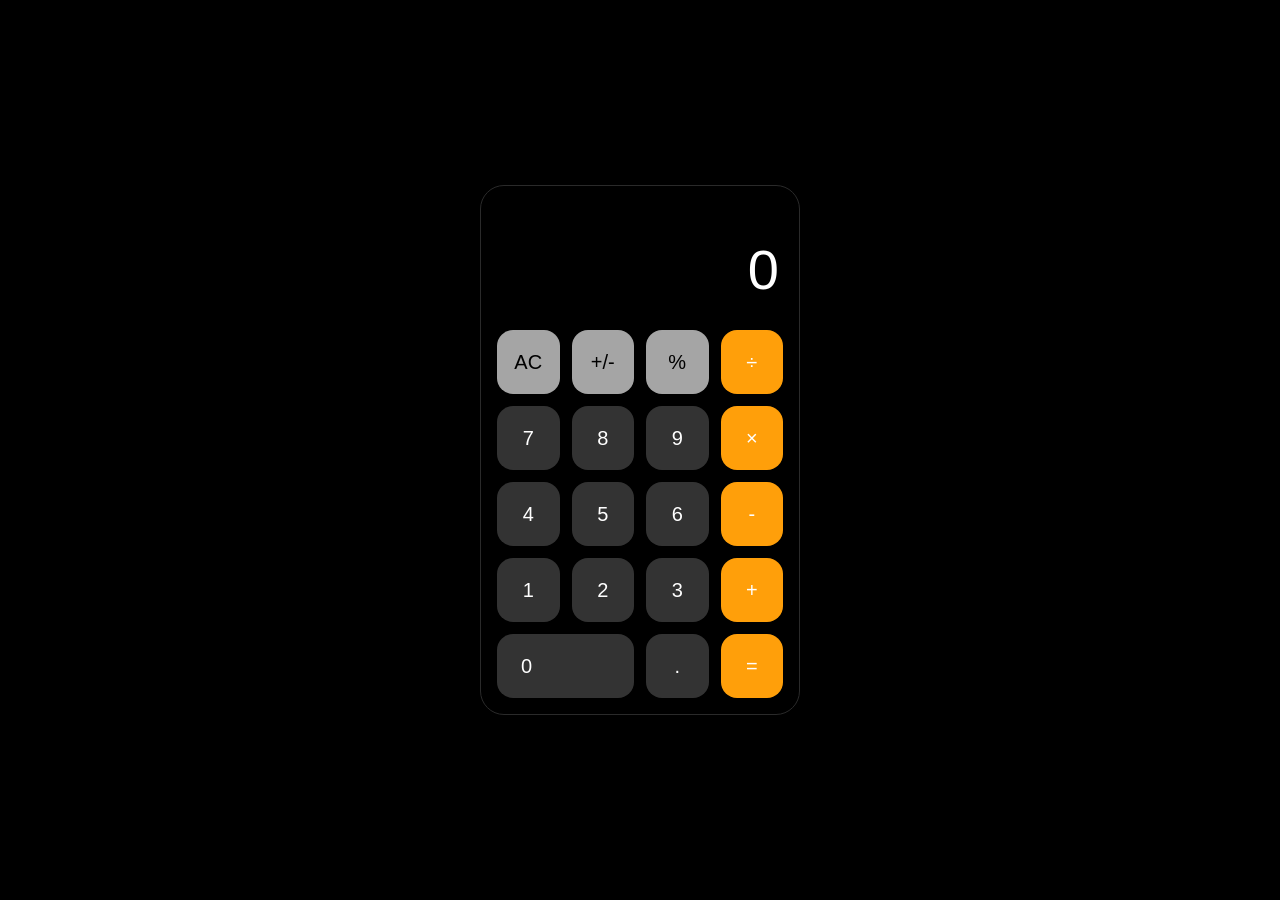
<file: CodeAlpha_Calculator/index.html>
<!DOCTYPE html>
<html lang="en">
<head>
  <meta charset="UTF-8">
  <meta name="viewport" content="width=device-width, initial-scale=1.0">
  <title>Calculator</title>
  <link rel="stylesheet" href="style.css">
</head>
<body>

<div class="calculator">
  <div class="display">
    <div class="expression" id="expression">&nbsp;</div>
    <div class="result" id="result">0</div>
  </div>

  <div class="buttons">
    <button class="btn-action" id="btn-clear" onclick="pressClear()">AC</button>
    <button class="btn-action" onclick="pressSign()">+/-</button>
    <button class="btn-action" onclick="pressPercent()">%</button>
    <button class="btn-operator" onclick="pressOperator('/')">÷</button>

    <button class="btn-digit" onclick="pressDigit('7')">7</button>
    <button class="btn-digit" onclick="pressDigit('8')">8</button>
    <button class="btn-digit" onclick="pressDigit('9')">9</button>
    <button class="btn-operator" onclick="pressOperator('*')">×</button>

    <button class="btn-digit" onclick="pressDigit('4')">4</button>
    <button class="btn-digit" onclick="pressDigit('5')">5</button>
    <button class="btn-digit" onclick="pressDigit('6')">6</button>
    <button class="btn-operator" onclick="pressOperator('-')">-</button>

    <button class="btn-digit" onclick="pressDigit('1')">1</button>
    <button class="btn-digit" onclick="pressDigit('2')">2</button>
    <button class="btn-digit" onclick="pressDigit('3')">3</button>
    <button class="btn-operator" onclick="pressOperator('+')">+</button>

    <button class="btn-digit btn-zero" onclick="pressDigit('0')">0</button>
    <button class="btn-digit" onclick="pressDecimal()">.</button>
    <button class="btn-operator" onclick="pressEqual()">=</button>
  </div>
</div>

<script src="script.js"></script>
</body>
</html>
</file>
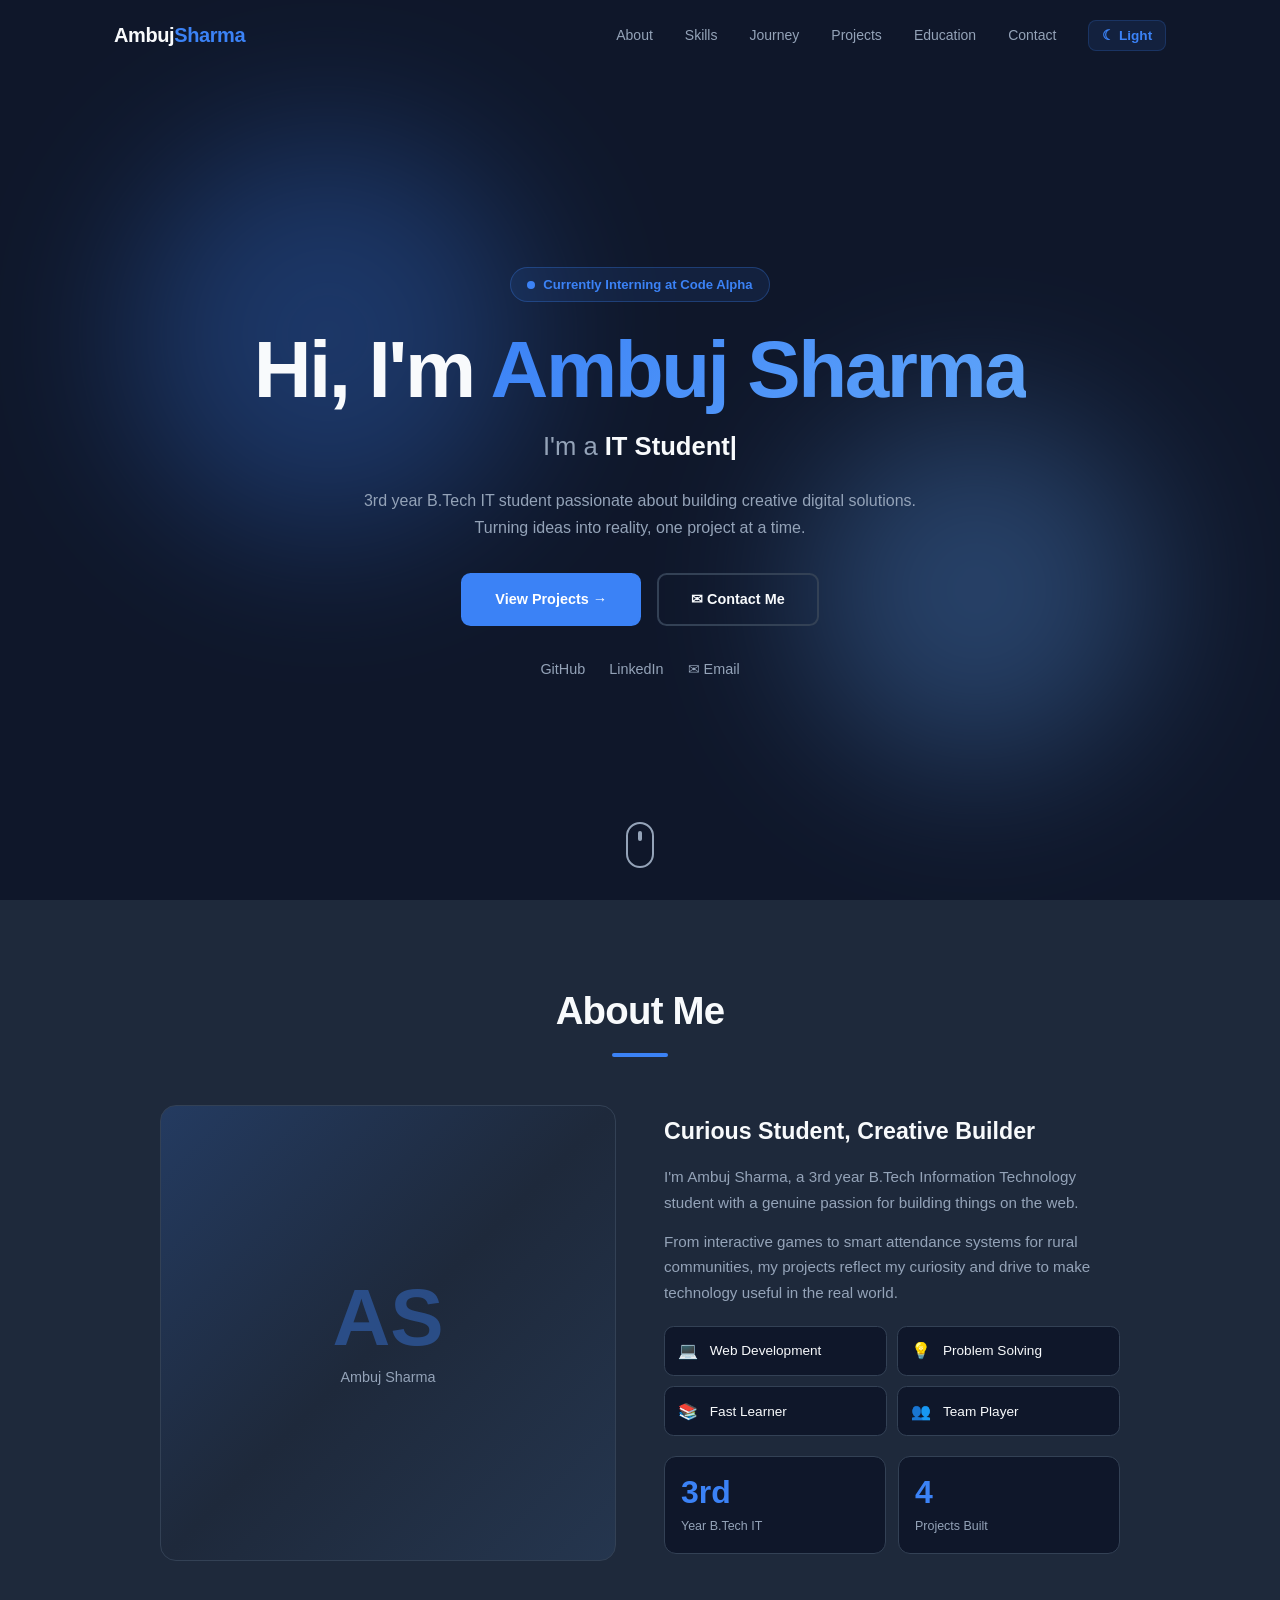
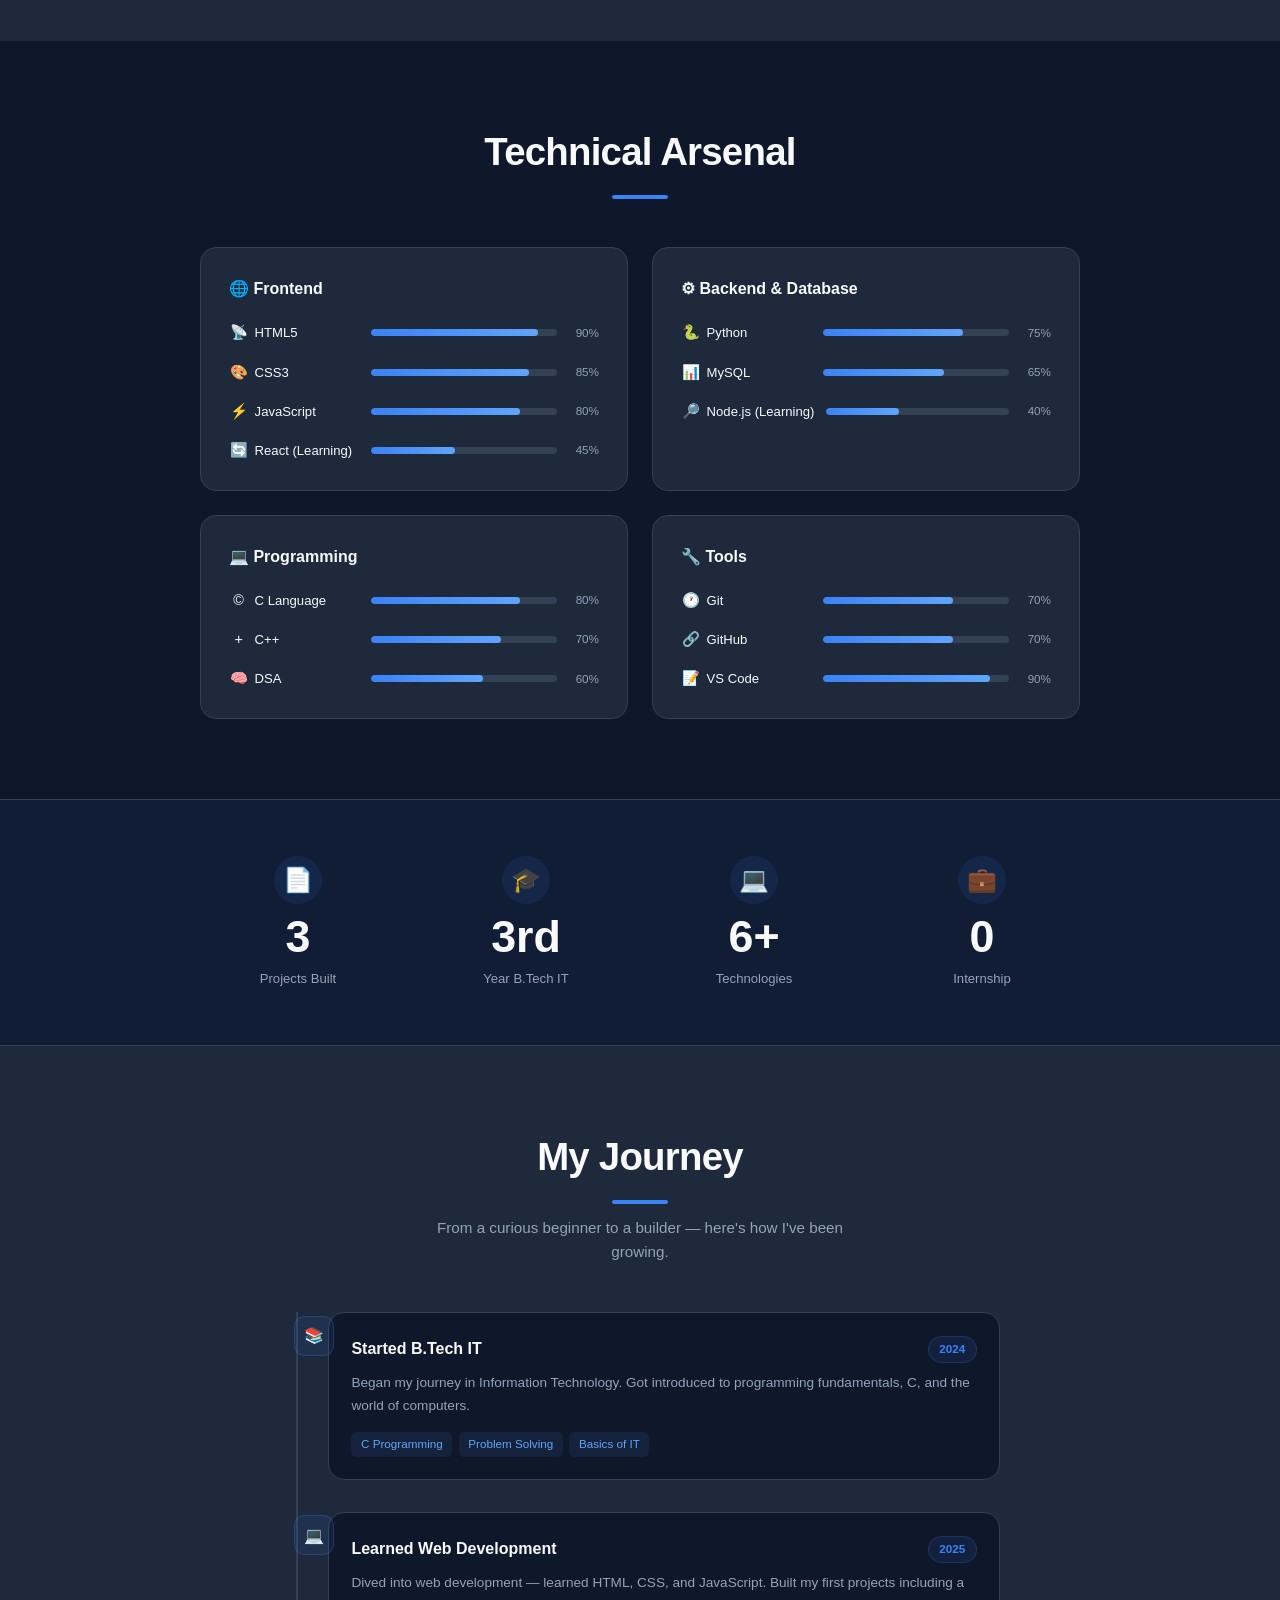
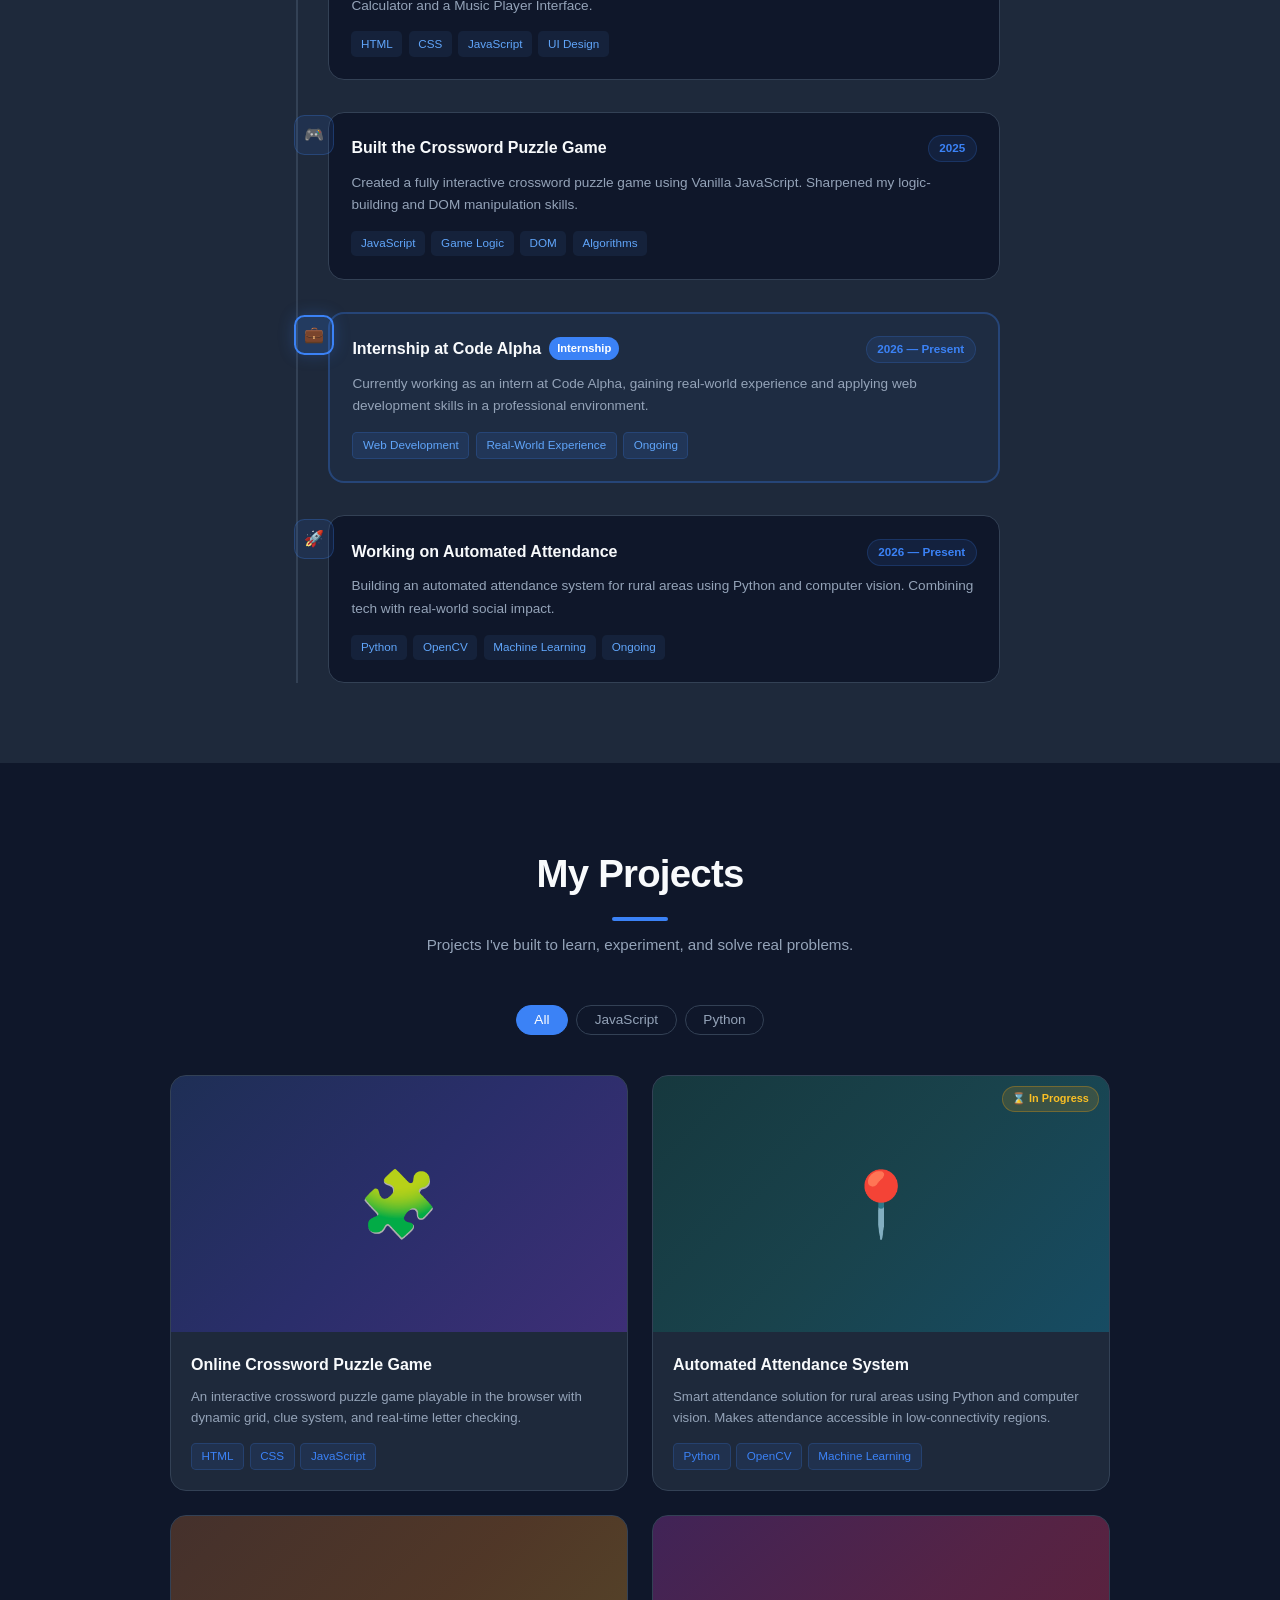
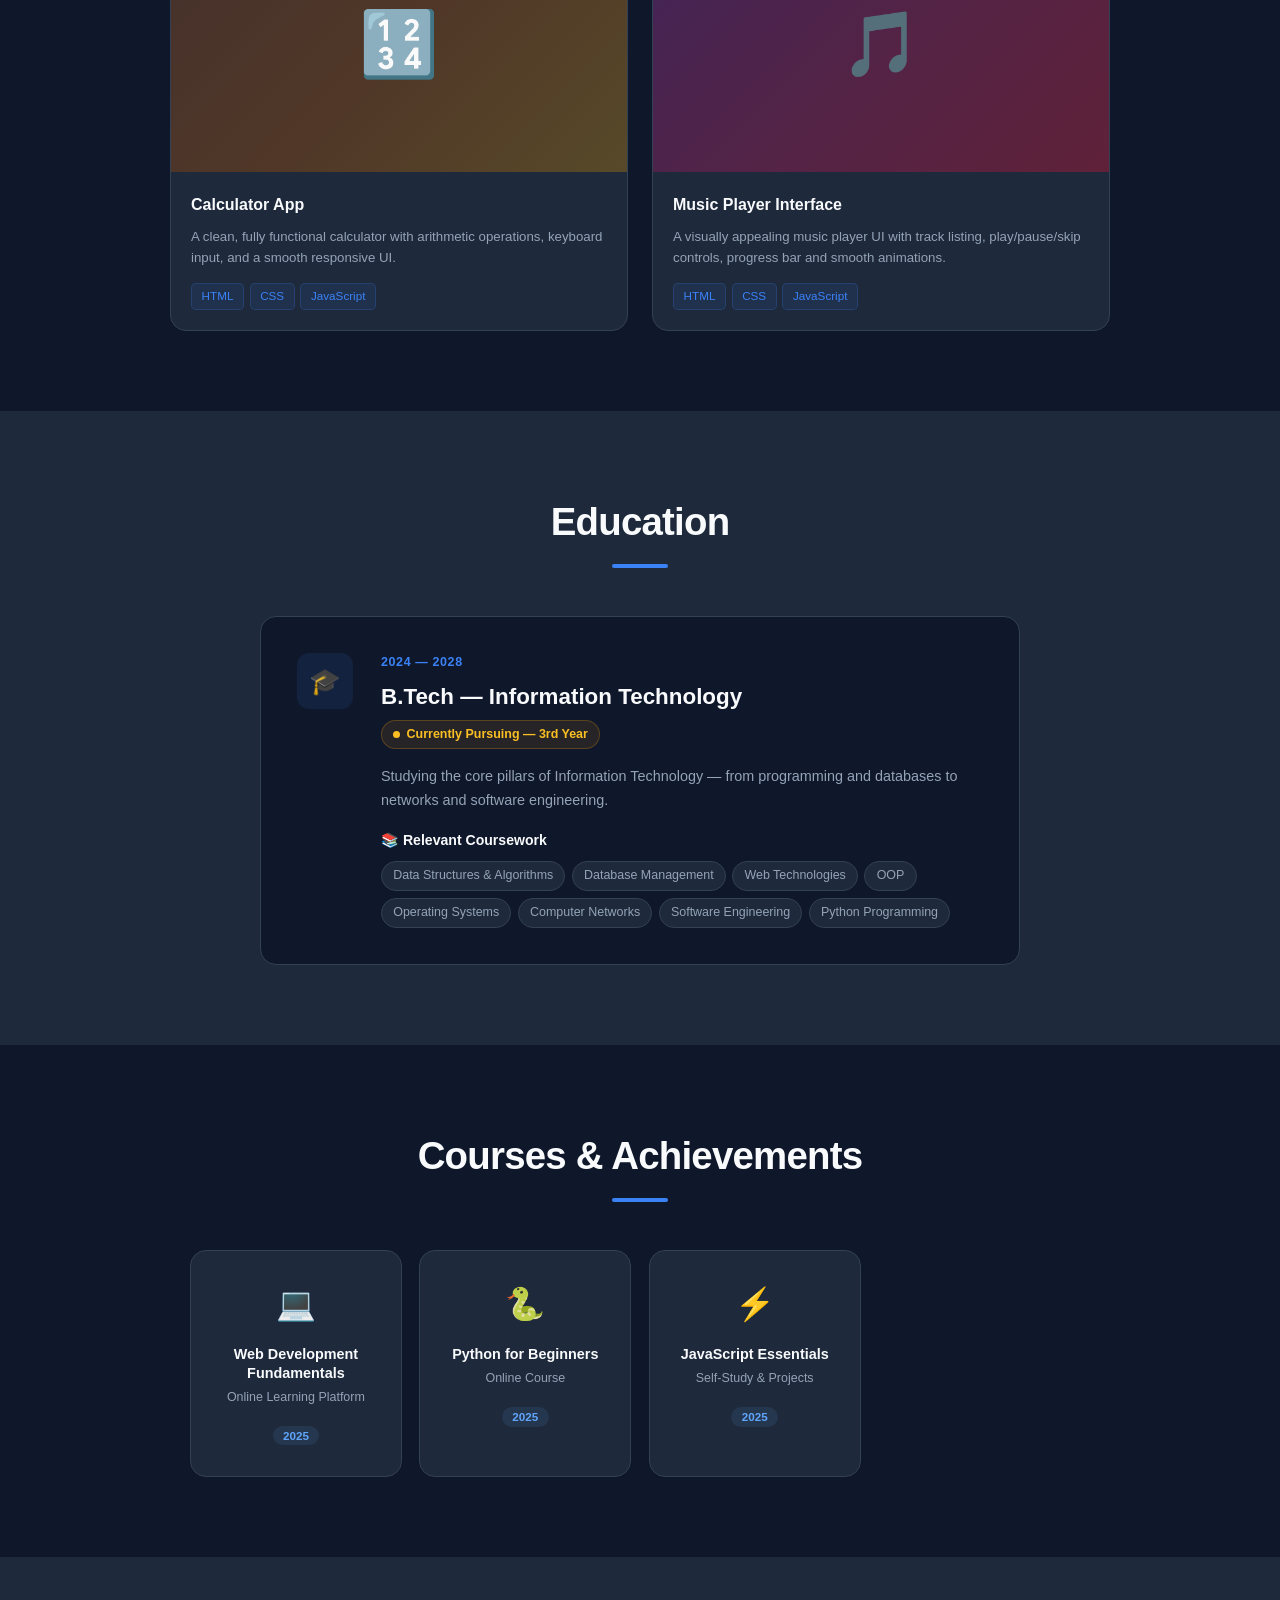
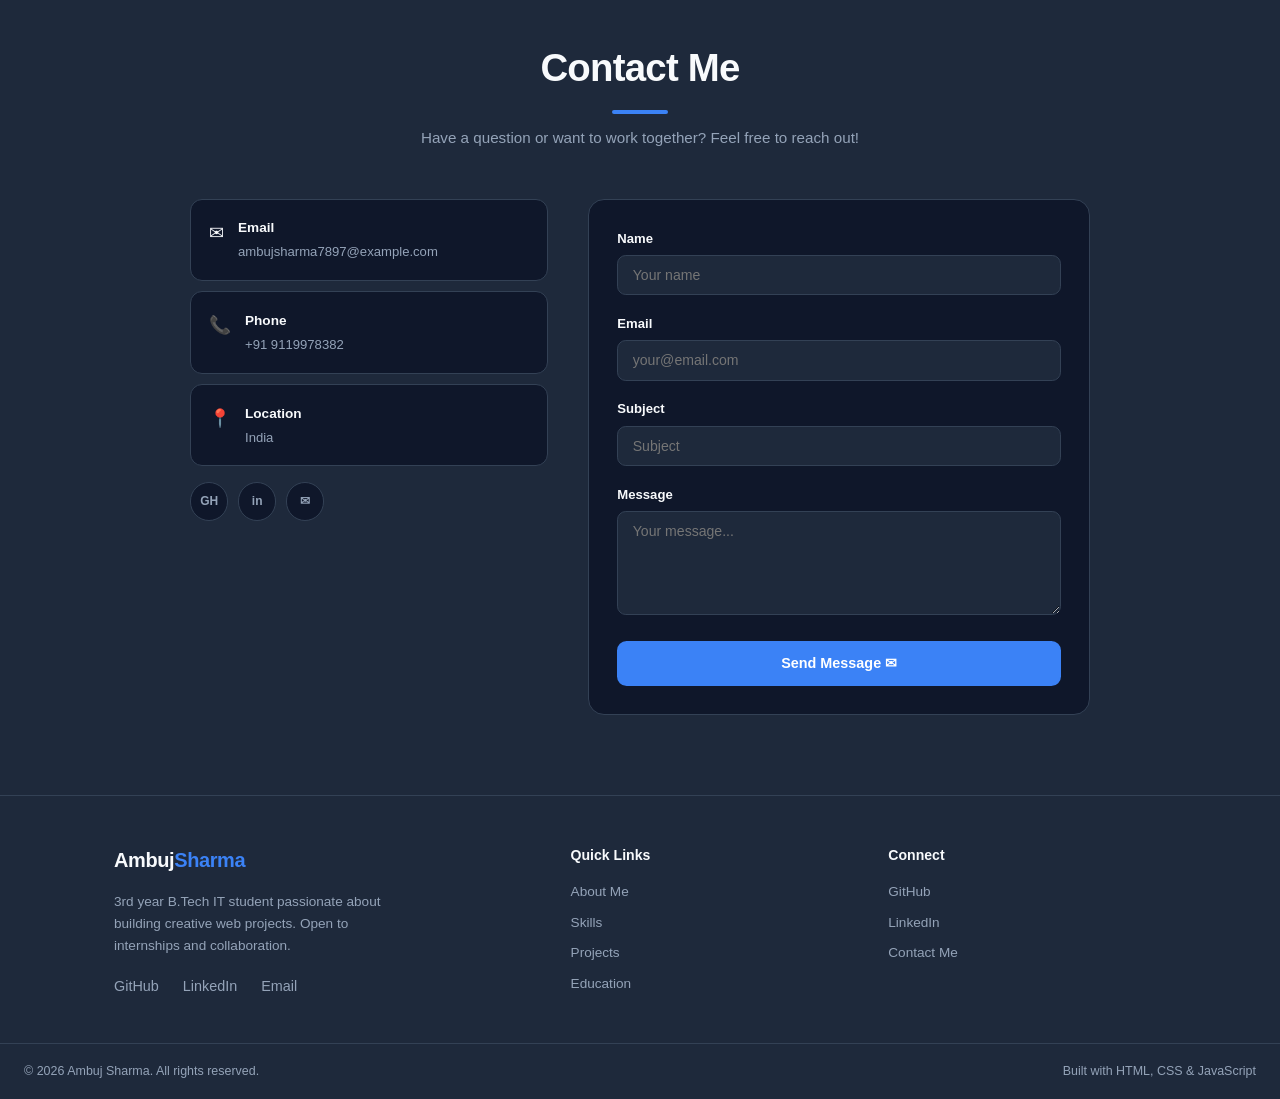
<file: CodeAlpha_own portfolio/index.html>
<!DOCTYPE html>
<html lang="en">
<head>
  <meta charset="UTF-8" />
  <meta name="viewport" content="width=device-width, initial-scale=1.0" />
  <title>Ambuj Sharma | Portfolio</title>

  <!-- ✅ Link to separate CSS file -->
  <link rel="stylesheet" href="style.css" />
</head>
<body>

  <!-- ============================================================
       NAVIGATION
  ============================================================ -->
  <header id="navbar">
    <div class="container nav-inner">
      <div class="logo" onclick="scrollToTop()">Ambuj<span>Sharma</span></div>
      <nav class="nav-links">
        <a onclick="goTo('#about')">About</a>
        <a onclick="goTo('#skills')">Skills</a>
        <a onclick="goTo('#journey')">Journey</a>
        <a onclick="goTo('#projects')">Projects</a>
        <a onclick="goTo('#education')">Education</a>
        <a onclick="goTo('#contact')">Contact</a>
        <button class="theme-btn" onclick="toggleTheme()" id="themeBtn">&#9790; Light</button>
      </nav>
      <button class="hamburger" onclick="toggleMenu()" id="hamburger">&#9776;</button>
    </div>
    <div class="mobile-menu" id="mobileMenu">
      <a onclick="goTo('#about')">About</a>
      <a onclick="goTo('#skills')">Skills</a>
      <a onclick="goTo('#journey')">Journey</a>
      <a onclick="goTo('#projects')">Projects</a>
      <a onclick="goTo('#education')">Education</a>
      <a onclick="goTo('#contact')">Contact</a>
    </div>
  </header>


  <!-- ============================================================
       HERO SECTION
  ============================================================ -->
  <section id="hero">
    <div class="blob blob1"></div>
    <div class="blob blob2"></div>

    <div class="hero-content">
      <div class="badge"><span class="ping"></span> Currently Interning at Code Alpha</div>
      <h1>Hi, I'm <span class="gradient-text">Ambuj Sharma</span></h1>

      <p class="hero-role">
        I'm a <span id="typedText"></span><span class="cursor">|</span>
      </p>

      <p class="hero-desc">
        3rd year B.Tech IT student passionate about building creative digital solutions.
        Turning ideas into reality, one project at a time.
      </p>

      <div class="hero-btns">
        <a class="btn btn-primary" onclick="goTo('#projects')">View Projects &rarr;</a>
        <a class="btn btn-outline" onclick="goTo('#contact')">&#9993; Contact Me</a>
      </div>

      <div class="socials">
        <a href="https://github.com" target="_blank">GitHub</a>
        <a href="https://linkedin.com" target="_blank">LinkedIn</a>
        <a href="mailto:ambuj@example.com">&#9993; Email</a>
      </div>
    </div>

    <!-- Scroll indicator -->
    <div class="scroll-ind">
      <div class="scroll-mouse"><div class="scroll-dot"></div></div>
    </div>
  </section>


  <!-- ============================================================
       ABOUT SECTION
  ============================================================ -->
  <section id="about" class="section bg-card">
    <div class="container">
      <div class="section-header">
        <h2>About Me</h2>
        <div class="underline"></div>
      </div>

      <div class="about-grid">
        <!-- Avatar -->
        <div class="about-img-wrap reveal">
          <div class="avatar-box">
            <div class="avatar-initials">AS</div>
            <div class="avatar-name">Ambuj Sharma</div>
          </div>
          <div class="about-glow"></div>
        </div>

        <!-- Text -->
        <div class="about-text reveal">
          <h3>Curious Student, Creative Builder</h3>
          <p>I'm Ambuj Sharma, a 3rd year B.Tech Information Technology student with a genuine passion for building things on the web.</p>
          <p>From interactive games to smart attendance systems for rural communities, my projects reflect my curiosity and drive to make technology useful in the real world.</p>

          <div class="strengths">
            <div class="strength"><span class="ico">&#128187;</span> Web Development</div>
            <div class="strength"><span class="ico">&#128161;</span> Problem Solving</div>
            <div class="strength"><span class="ico">&#128218;</span> Fast Learner</div>
            <div class="strength"><span class="ico">&#128101;</span> Team Player</div>
          </div>

          <div class="about-stats">
            <div class="astat"><span class="astat-num">3rd</span><span class="astat-lbl">Year B.Tech IT</span></div>
            <div class="astat"><span class="astat-num">4</span><span class="astat-lbl">Projects Built</span></div>
          </div>
        </div>
      </div>
    </div>
  </section>


  <!-- ============================================================
       SKILLS SECTION
  ============================================================ -->
  <section id="skills" class="section">
    <div class="container">
      <div class="section-header">
        <h2>Technical Arsenal</h2>
        <div class="underline"></div>
      </div>

      <div class="skills-wrap">

        <!-- Frontend -->
        <div class="skill-cat reveal">
          <h3>&#127760; Frontend</h3>
          <div class="skill-row"><div class="skill-lbl"><span class="skill-ico">&#128225;</span>HTML5</div><div class="skill-bar"><div class="skill-fill" data-w="90"></div></div><span class="skill-pct">90%</span></div>
          <div class="skill-row"><div class="skill-lbl"><span class="skill-ico">&#127912;</span>CSS3</div><div class="skill-bar"><div class="skill-fill" data-w="85"></div></div><span class="skill-pct">85%</span></div>
          <div class="skill-row"><div class="skill-lbl"><span class="skill-ico">&#9889;</span>JavaScript</div><div class="skill-bar"><div class="skill-fill" data-w="80"></div></div><span class="skill-pct">80%</span></div>
          <div class="skill-row"><div class="skill-lbl"><span class="skill-ico">&#128260;</span>React (Learning)</div><div class="skill-bar"><div class="skill-fill" data-w="45"></div></div><span class="skill-pct">45%</span></div>
        </div>

        <!-- Backend -->
        <div class="skill-cat reveal">
          <h3>&#9881; Backend &amp; Database</h3>
          <div class="skill-row"><div class="skill-lbl"><span class="skill-ico">&#128013;</span>Python</div><div class="skill-bar"><div class="skill-fill" data-w="75"></div></div><span class="skill-pct">75%</span></div>
          <div class="skill-row"><div class="skill-lbl"><span class="skill-ico">&#128202;</span>MySQL</div><div class="skill-bar"><div class="skill-fill" data-w="65"></div></div><span class="skill-pct">65%</span></div>
          <div class="skill-row"><div class="skill-lbl"><span class="skill-ico">&#128270;</span>Node.js (Learning)</div><div class="skill-bar"><div class="skill-fill" data-w="40"></div></div><span class="skill-pct">40%</span></div>
        </div>

        <!-- Programming -->
        <div class="skill-cat reveal">
          <h3>&#128187; Programming</h3>
          <div class="skill-row"><div class="skill-lbl"><span class="skill-ico">&#169;</span>C Language</div><div class="skill-bar"><div class="skill-fill" data-w="80"></div></div><span class="skill-pct">80%</span></div>
          <div class="skill-row"><div class="skill-lbl"><span class="skill-ico">&#43;</span>C++</div><div class="skill-bar"><div class="skill-fill" data-w="70"></div></div><span class="skill-pct">70%</span></div>
          <div class="skill-row"><div class="skill-lbl"><span class="skill-ico">&#129504;</span>DSA</div><div class="skill-bar"><div class="skill-fill" data-w="60"></div></div><span class="skill-pct">60%</span></div>
        </div>

        <!-- Tools -->
        <div class="skill-cat reveal">
          <h3>&#128295; Tools</h3>
          <div class="skill-row"><div class="skill-lbl"><span class="skill-ico">&#128336;</span>Git</div><div class="skill-bar"><div class="skill-fill" data-w="70"></div></div><span class="skill-pct">70%</span></div>
          <div class="skill-row"><div class="skill-lbl"><span class="skill-ico">&#128279;</span>GitHub</div><div class="skill-bar"><div class="skill-fill" data-w="70"></div></div><span class="skill-pct">70%</span></div>
          <div class="skill-row"><div class="skill-lbl"><span class="skill-ico">&#128221;</span>VS Code</div><div class="skill-bar"><div class="skill-fill" data-w="90"></div></div><span class="skill-pct">90%</span></div>
        </div>

      </div>
    </div>
  </section>


  <!-- ============================================================
       STATS BAND
  ============================================================ -->
  <div class="stats-band">
    <div class="container">
      <div class="stats-grid">
        <div class="stat-card reveal">
          <div class="stat-ico">&#128196;</div>
          <div class="stat-num counter" data-target="4">0</div>
          <div class="stat-label">Projects Built</div>
        </div>
        <div class="stat-card reveal">
          <div class="stat-ico">&#127891;</div>
          <div class="stat-num">3rd</div>
          <div class="stat-label">Year B.Tech IT</div>
        </div>
        <div class="stat-card reveal">
          <div class="stat-ico">&#128187;</div>
          <div class="stat-num"><span class="counter" data-target="8">0</span>+</div>
          <div class="stat-label">Technologies</div>
        </div>
        <div class="stat-card reveal">
          <div class="stat-ico">&#128188;</div>
          <div class="stat-num counter" data-target="1">0</div>
          <div class="stat-label">Internship</div>
        </div>
      </div>
    </div>
  </div>


  <!-- ============================================================
       JOURNEY / TIMELINE SECTION
  ============================================================ -->
  <section id="journey" class="section bg-card">
    <div class="container">
      <div class="section-header">
        <h2>My Journey</h2>
        <div class="underline"></div>
        <p class="section-sub">From a curious beginner to a builder — here's how I've been growing.</p>
      </div>

      <div class="timeline">

        <div class="tl-item reveal">
          <div class="tl-icon">&#128218;</div>
          <div class="tl-card">
            <div class="tl-head">
              <div class="tl-title-row"><h3>Started B.Tech IT</h3></div>
              <span class="tl-date">2024</span>
            </div>
            <p>Began my journey in Information Technology. Got introduced to programming fundamentals, C, and the world of computers.</p>
            <div class="tags"><span>C Programming</span><span>Problem Solving</span><span>Basics of IT</span></div>
          </div>
        </div>

        <div class="tl-item reveal">
          <div class="tl-icon">&#128187;</div>
          <div class="tl-card">
            <div class="tl-head">
              <div class="tl-title-row"><h3>Learned Web Development</h3></div>
              <span class="tl-date">2025</span>
            </div>
            <p>Dived into web development — learned HTML, CSS, and JavaScript. Built my first projects including a Calculator and a Music Player Interface.</p>
            <div class="tags"><span>HTML</span><span>CSS</span><span>JavaScript</span><span>UI Design</span></div>
          </div>
        </div>

        <div class="tl-item reveal">
          <div class="tl-icon">&#127918;</div>
          <div class="tl-card">
            <div class="tl-head">
              <div class="tl-title-row"><h3>Built the Crossword Puzzle Game</h3></div>
              <span class="tl-date">2025</span>
            </div>
            <p>Created a fully interactive crossword puzzle game using Vanilla JavaScript. Sharpened my logic-building and DOM manipulation skills.</p>
            <div class="tags"><span>JavaScript</span><span>Game Logic</span><span>DOM</span><span>Algorithms</span></div>
          </div>
        </div>

        <!-- INTERNSHIP — highlighted card -->
        <div class="tl-item reveal">
          <div class="tl-icon intern">&#128188;</div>
          <div class="tl-card intern-card">
            <div class="tl-head">
              <div class="tl-title-row">
                <h3>Internship at Code Alpha</h3>
                <span class="intern-badge">Internship</span>
              </div>
              <span class="tl-date">2026 &mdash; Present</span>
            </div>
            <p>Currently working as an intern at Code Alpha, gaining real-world experience and applying web development skills in a professional environment.</p>
            <div class="tags t-primary"><span>Web Development</span><span>Real-World Experience</span><span>Ongoing</span></div>
          </div>
        </div>

        <div class="tl-item reveal">
          <div class="tl-icon">&#128640;</div>
          <div class="tl-card">
            <div class="tl-head">
              <div class="tl-title-row"><h3>Working on Automated Attendance</h3></div>
              <span class="tl-date">2026 &mdash; Present</span>
            </div>
            <p>Building an automated attendance system for rural areas using Python and computer vision. Combining tech with real-world social impact.</p>
            <div class="tags"><span>Python</span><span>OpenCV</span><span>Machine Learning</span><span>Ongoing</span></div>
          </div>
        </div>

      </div>
    </div>
  </section>


  <!-- ============================================================
       PROJECTS SECTION
  ============================================================ -->
  <section id="projects" class="section">
    <div class="container">
      <div class="section-header">
        <h2>My Projects</h2>
        <div class="underline"></div>
        <p class="section-sub">Projects I've built to learn, experiment, and solve real problems.</p>
      </div>

      <!-- Filter Buttons -->
      <div class="filter-row">
        <button class="fbtn active" onclick="filterProj('all', this)">All</button>
        <button class="fbtn" onclick="filterProj('js', this)">JavaScript</button>
        <button class="fbtn" onclick="filterProj('py', this)">Python</button>
      </div>

      <div class="projects-grid">

        <!-- Project 1 -->
        <div class="proj-card reveal" data-cat="js">
          <div class="proj-img" style="background: linear-gradient(135deg,#1e3a8a55,#4338ca55,#7c3aed55)">
            <span class="proj-emoji">&#129513;</span>
            <div class="proj-overlay">
              <a href="#" class="ov-btn">GH</a>
              <a href="#" class="ov-btn p">&#8599;</a>
            </div>
          </div>
          <div class="proj-body">
            <h3>Online Crossword Puzzle Game</h3>
            <p>An interactive crossword puzzle game playable in the browser with dynamic grid, clue system, and real-time letter checking.</p>
            <div class="tech-tags"><span>HTML</span><span>CSS</span><span>JavaScript</span></div>
          </div>
        </div>

        <!-- Project 2 -->
        <div class="proj-card reveal" data-cat="py">
          <div class="proj-img" style="background: linear-gradient(135deg,#06564455,#0f766e55,#0891b255)">
            <span class="proj-emoji">&#128205;</span>
            <div class="wip-badge">&#8987; In Progress</div>
            <div class="proj-overlay">
              <a href="#" class="ov-btn">GH</a>
            </div>
          </div>
          <div class="proj-body">
            <h3>Automated Attendance System</h3>
            <p>Smart attendance solution for rural areas using Python and computer vision. Makes attendance accessible in low-connectivity regions.</p>
            <div class="tech-tags"><span>Python</span><span>OpenCV</span><span>Machine Learning</span></div>
          </div>
        </div>

        <!-- Project 3 -->
        <div class="proj-card reveal" data-cat="js">
          <div class="proj-img" style="background: linear-gradient(135deg,#92400e55,#b4530055,#ca8a0455)">
            <span class="proj-emoji">&#128290;</span>
            <div class="proj-overlay">
              <a href="#" class="ov-btn">GH</a>
              <a href="#" class="ov-btn p">&#8599;</a>
            </div>
          </div>
          <div class="proj-body">
            <h3>Calculator App</h3>
            <p>A clean, fully functional calculator with arithmetic operations, keyboard input, and a smooth responsive UI.</p>
            <div class="tech-tags"><span>HTML</span><span>CSS</span><span>JavaScript</span></div>
          </div>
        </div>

        <!-- Project 4 -->
        <div class="proj-card reveal" data-cat="js">
          <div class="proj-img" style="background: linear-gradient(135deg,#86198f55,#be185d55,#e1123455)">
            <span class="proj-emoji">&#127925;</span>
            <div class="proj-overlay">
              <a href="#" class="ov-btn">GH</a>
              <a href="#" class="ov-btn p">&#8599;</a>
            </div>
          </div>
          <div class="proj-body">
            <h3>Music Player Interface</h3>
            <p>A visually appealing music player UI with track listing, play/pause/skip controls, progress bar and smooth animations.</p>
            <div class="tech-tags"><span>HTML</span><span>CSS</span><span>JavaScript</span></div>
          </div>
        </div>

      </div>
    </div>
  </section>


  <!-- ============================================================
       EDUCATION SECTION
  ============================================================ -->
  <section id="education" class="section bg-card">
    <div class="container">
      <div class="section-header">
        <h2>Education</h2>
        <div class="underline"></div>
      </div>

      <div class="edu-card reveal">
        <div class="edu-ico">&#127891;</div>
        <div class="edu-body">
          <div class="edu-period">2024 &mdash; 2028 </div>
          <div class="edu-title">B.Tech &mdash; Information Technology</div>
          <div class="edu-status"><span class="pur-dot"></span> Currently Pursuing &mdash; 3rd Year</div>
          <p>Studying the core pillars of Information Technology — from programming and databases to networks and software engineering.</p>
          <h4>&#128218; Relevant Coursework</h4>
          <div class="course-tags">
            <span>Data Structures &amp; Algorithms</span>
            <span>Database Management</span>
            <span>Web Technologies</span>
            <span>OOP</span>
            <span>Operating Systems</span>
            <span>Computer Networks</span>
            <span>Software Engineering</span>
            <span>Python Programming</span>
          </div>
        </div>
      </div>
    </div>
  </section>


  <!-- ============================================================
       CERTIFICATIONS SECTION
  ============================================================ -->
  <section class="section">
    <div class="container">
      <div class="section-header">
        <h2>Courses &amp; Achievements</h2>
        <div class="underline"></div>
      </div>

      <div class="certs-grid">
        <div class="cert-card reveal"><span class="cert-ico">&#128187;</span><h3>Web Development Fundamentals</h3><p>Online Learning Platform</p><span class="cert-year">2025</span></div>
        <div class="cert-card reveal"><span class="cert-ico">&#128013;</span><h3>Python for Beginners</h3><p>Online Course</p><span class="cert-year">2025</span></div>
        <div class="cert-card reveal"><span class="cert-ico">&#9889;</span><h3>JavaScript Essentials</h3><p>Self-Study &amp; Projects</p><span class="cert-year">2025</span></div>
    </div>
  </section>


  <!-- ============================================================
       CONTACT SECTION
  ============================================================ -->
  <section id="contact" class="section bg-card">
    <div class="container">
      <div class="section-header">
        <h2>Contact Me</h2>
        <div class="underline"></div>
        <p class="section-sub">Have a question or want to work together? Feel free to reach out!</p>
      </div>

      <div class="contact-wrap">
        <!-- Contact Info -->
        <div class="reveal">
          <div class="contact-item"><span class="ico">&#9993;</span><div><strong>Email</strong><p>ambujsharma7897@example.com</p></div></div>
          <div class="contact-item"><span class="ico">&#128222;</span><div><strong>Phone</strong><p>+91 9119978382</p></div></div>
          <div class="contact-item"><span class="ico">&#128205;</span><div><strong>Location</strong><p>India</p></div></div>
          <div class="c-socials">
            <a href="https://github.com" target="_blank">GH</a>
            <a href="https://linkedin.com" target="_blank">in</a>
            <a href="mailto:ambuj@example.com">&#9993;</a>
          </div>
        </div>

        <!-- Contact Form -->
        <form class="contact-form reveal" onsubmit="sendForm(event)">
          <div class="form-grp"><label>Name</label><input type="text" placeholder="Your name" required /></div>
          <div class="form-grp"><label>Email</label><input type="email" placeholder="your@email.com" required /></div>
          <div class="form-grp"><label>Subject</label><input type="text" placeholder="Subject" required /></div>
          <div class="form-grp"><label>Message</label><textarea rows="5" placeholder="Your message..." required></textarea></div>
          <button type="submit" class="btn btn-primary btn-full">Send Message &#9993;</button>
          <div class="form-ok" id="formOk">&#10003; Message sent! I'll get back to you soon.</div>
        </form>
      </div>
    </div>
  </section>


  <!-- ============================================================
       FOOTER
  ============================================================ -->
  <footer>
    <div class="container foot-inner">
      <div class="foot-brand">
        <div class="logo" onclick="scrollToTop()">Ambuj<span>Sharma</span></div>
        <p>3rd year B.Tech IT student passionate about building creative web projects. Open to internships and collaboration.</p>
        <div class="socials" style="justify-content:flex-start">
          <a href="https://github.com" target="_blank">GitHub</a>
          <a href="https://linkedin.com" target="_blank">LinkedIn</a>
          <a href="mailto:ambuj@example.com">Email</a>
        </div>
      </div>
      <div class="foot-col">
        <h4>Quick Links</h4>
        <a onclick="goTo('#about')">About Me</a>
        <a onclick="goTo('#skills')">Skills</a>
        <a onclick="goTo('#projects')">Projects</a>
        <a onclick="goTo('#education')">Education</a>
      </div>
      <div class="foot-col">
        <h4>Connect</h4>
        <a href="https://github.com" target="_blank">GitHub</a>
        <a href="https://linkedin.com" target="_blank">LinkedIn</a>
        <a onclick="goTo('#contact')">Contact Me</a>
      </div>
    </div>
    <div class="foot-bottom">
      <p>&copy; <span id="yr"></span> Ambuj Sharma. All rights reserved.</p>
      <p>Built with HTML, CSS &amp; JavaScript</p>
    </div>
  </footer>

  <!-- Back to top button -->
  <button class="btt" id="btt" onclick="scrollToTop()">&#8679;</button>

  <!-- ✅ Link to separate JS file (at the bottom so HTML loads first) -->
  <script src="script.js"></script>

</body>
</html>
</file>
<file: CodeAlpha_Calculator/style.css>
* {
  margin: 0;
  padding: 0;
  box-sizing: border-box;
}

body {
  background: #000;
  min-height: 100vh;
  display: flex;
  align-items: center;
  justify-content: center;
  font-family: -apple-system, BlinkMacSystemFont, 'SF Pro Display',
    'Helvetica Neue', Helvetica, Arial, sans-serif;
}

.calculator {
  width: 320px;
  background: #000;
  border-radius: 24px;
  border: 1px solid #2a2a2a;
  box-shadow: 0 25px 60px rgba(0, 0, 0, 0.8);
  overflow: hidden;
}

.display {
  padding: 32px 20px 16px;
  display: flex;
  flex-direction: column;
  align-items: flex-end;
}

.expression {
  color: #666;
  font-size: 14px;
  height: 20px;
  width: 100%;
  text-align: right;
  overflow: hidden;
  text-overflow: ellipsis;
  white-space: nowrap;
}

.result {
  color: #fff;
  font-weight: 300;
  font-size: 56px;
  margin-top: 4px;
  width: 100%;
  text-align: right;
  word-break: break-all;
  line-height: 1;
  transition: font-size 0.1s;
}

.result.small {
  font-size: 32px;
}

.buttons {
  display: grid;
  grid-template-columns: repeat(4, 1fr);
  gap: 12px;
  padding: 16px;
}

button {
  height: 64px;
  border: none;
  border-radius: 16px;
  font-size: 20px;
  font-weight: 500;
  cursor: pointer;
  transition: transform 0.1s, background 0.1s;
  font-family: inherit;
  outline: none;
}

button:active {
  transform: scale(0.93);
}

.btn-digit {
  background: #333;
  color: #fff;
}

.btn-digit:hover {
  background: #444;
}

.btn-action {
  background: #a5a5a5;
  color: #000;
}

.btn-action:hover {
  background: #c0c0c0;
}

.btn-operator {
  background: #ff9f0a;
  color: #fff;
}

.btn-operator:hover {
  background: #ffb340;
}

.btn-operator.active {
  background: #fff;
  color: #ff9f0a;
}

.btn-zero {
  grid-column: span 2;
  text-align: left;
  padding-left: 24px;
}
</file>
<file: CodeAlpha_own portfolio/style.css>
/* =====================================================
   AMBUJ SHARMA — PORTFOLIO STYLESHEET
   Sections:
   1. Base & Variables
   2. Navigation
   3. Hero
   4. About
   5. Skills
   6. Stats
   7. Journey / Timeline
   8. Projects
   9. Education
   10. Certifications
   11. Contact
   12. Footer
   13. Back to Top
   14. Reveal Animation
   15. Responsive
===================================================== */

/* ─────────────────────────────────────────────────
   1. BASE & VARIABLES
───────────────────────────────────────────────── */
*, *::before, *::after {
  box-sizing: border-box;
  margin: 0;
  padding: 0;
}

:root {
  --bg:           #0f172a;
  --bg-card:      #1e293b;
  --border:       #334155;
  --primary:      #3b82f6;
  --primary-light:#60a5fa;
  --text:         #f8fafc;
  --muted:        #94a3b8;
  --radius:       1rem;
}

body.light {
  --bg:       #f8fafc;
  --bg-card:  #ffffff;
  --border:   #e2e8f0;
  --text:     #0f172a;
  --muted:    #64748b;
}

html { scroll-behavior: smooth; }

body {
  font-family: -apple-system, BlinkMacSystemFont, 'Segoe UI', Roboto, sans-serif;
  background: var(--bg);
  color: var(--text);
  transition: background 0.3s, color 0.3s;
  line-height: 1.6;
}

a { text-decoration: none; color: inherit; }

.container {
  max-width: 1100px;
  margin: 0 auto;
  padding: 0 1.5rem;
}

/* ─────────────────────────────────────────────────
   2. NAVIGATION
───────────────────────────────────────────────── */
#navbar {
  position: fixed;
  top: 0; left: 0; right: 0;
  z-index: 1000;
  padding: 1.2rem 0;
  transition: all 0.3s;
}

#navbar.scrolled {
  background: rgba(15, 23, 42, 0.9);
  backdrop-filter: blur(12px);
  border-bottom: 1px solid var(--border);
  padding: 0.75rem 0;
}

body.light #navbar.scrolled {
  background: rgba(248, 250, 252, 0.9);
}

.nav-inner {
  display: flex;
  align-items: center;
  justify-content: space-between;
}

.logo {
  font-size: 1.25rem;
  font-weight: 800;
  letter-spacing: -0.02em;
  cursor: pointer;
}
.logo span { color: var(--primary); }

.nav-links {
  display: flex;
  align-items: center;
  gap: 2rem;
}

.nav-links a {
  font-size: 0.875rem;
  font-weight: 500;
  color: var(--muted);
  transition: color 0.3s;
  cursor: pointer;
}
.nav-links a:hover { color: var(--primary); }

.theme-btn {
  background: rgba(59, 130, 246, 0.1);
  border: 1px solid rgba(59, 130, 246, 0.2);
  color: var(--primary);
  cursor: pointer;
  font-size: 0.85rem;
  padding: 0.4rem 0.8rem;
  border-radius: 0.5rem;
  transition: all 0.3s;
  font-weight: 600;
}
.theme-btn:hover { background: var(--primary); color: #fff; }

.hamburger {
  background: none;
  border: none;
  color: var(--text);
  cursor: pointer;
  font-size: 1.5rem;
  display: none;
  padding: 0.25rem;
  line-height: 1;
}

.mobile-menu {
  display: none;
  flex-direction: column;
  background: var(--bg-card);
  border-bottom: 1px solid var(--border);
  padding: 1rem 1.5rem;
  gap: 0.5rem;
}
.mobile-menu.open { display: flex; }

.mobile-menu a {
  padding: 0.6rem 0.75rem;
  border-radius: 0.5rem;
  font-weight: 500;
  color: var(--text);
  cursor: pointer;
  transition: background 0.2s;
}
.mobile-menu a:hover {
  background: rgba(59, 130, 246, 0.1);
  color: var(--primary);
}

/* ─────────────────────────────────────────────────
   3. HERO
───────────────────────────────────────────────── */
#hero {
  min-height: 100vh;
  display: flex;
  flex-direction: column;
  align-items: center;
  justify-content: center;
  text-align: center;
  padding: 6rem 1.5rem 3rem;
  position: relative;
  overflow: hidden;
}

.blob {
  position: absolute;
  border-radius: 50%;
  filter: blur(80px);
  opacity: 0.3;
  animation: blobPulse 6s ease-in-out infinite;
}
.blob1 { width: 400px; height: 400px; background: var(--primary); top: 15%; left: 10%; }
.blob2 { width: 350px; height: 350px; background: var(--primary-light); bottom: 15%; right: 10%; animation-delay: 3s; }

@keyframes blobPulse {
  0%, 100% { transform: scale(1); opacity: 0.3; }
  50%       { transform: scale(1.15); opacity: 0.45; }
}

.hero-content { position: relative; z-index: 1; max-width: 800px; }

.badge {
  display: inline-flex;
  align-items: center;
  gap: 0.5rem;
  border: 1px solid rgba(59, 130, 246, 0.3);
  background: rgba(59, 130, 246, 0.1);
  color: var(--primary);
  padding: 0.35rem 1rem;
  border-radius: 999px;
  font-size: 0.82rem;
  font-weight: 600;
  margin-bottom: 1.5rem;
}

.ping {
  width: 8px; height: 8px;
  border-radius: 50%;
  background: var(--primary);
  animation: pingAnim 1.5s ease-in-out infinite;
  display: inline-block;
  flex-shrink: 0;
}
@keyframes pingAnim {
  0%, 100% { transform: scale(1); opacity: 1; }
  50%       { transform: scale(1.6); opacity: 0.4; }
}

#hero h1 {
  font-size: clamp(2.5rem, 8vw, 5rem);
  font-weight: 900;
  line-height: 1.1;
  letter-spacing: -0.03em;
  margin-bottom: 0.75rem;
}

.gradient-text {
  background: linear-gradient(135deg, #3b82f6, #60a5fa);
  -webkit-background-clip: text;
  -webkit-text-fill-color: transparent;
  background-clip: text;
}

.hero-role {
  font-size: clamp(1.1rem, 3vw, 1.6rem);
  font-weight: 500;
  color: var(--muted);
  margin-bottom: 1.25rem;
  min-height: 2.5rem;
}
.hero-role span { color: var(--text); font-weight: 700; }

.cursor { color: var(--primary); animation: cursorBlink 1s step-end infinite; }
@keyframes cursorBlink { 0%, 100% { opacity: 1; } 50% { opacity: 0; } }

.hero-desc {
  max-width: 560px;
  margin: 0 auto 2rem;
  color: var(--muted);
  line-height: 1.7;
  font-size: 1rem;
}

.hero-btns {
  display: flex;
  gap: 1rem;
  justify-content: center;
  flex-wrap: wrap;
  margin-bottom: 2rem;
}

.btn {
  display: inline-flex;
  align-items: center;
  gap: 0.5rem;
  padding: 0.8rem 2rem;
  border-radius: 0.6rem;
  font-weight: 600;
  font-size: 0.9rem;
  cursor: pointer;
  transition: all 0.3s;
  border: 2px solid transparent;
}
.btn-primary { background: var(--primary); color: #fff; border-color: var(--primary); }
.btn-primary:hover {
  background: var(--primary-light);
  border-color: var(--primary-light);
  transform: translateY(-2px);
  box-shadow: 0 8px 20px rgba(59, 130, 246, 0.4);
}
.btn-outline { background: transparent; color: var(--text); border-color: var(--border); }
.btn-outline:hover { border-color: var(--primary); color: var(--primary); transform: translateY(-2px); }
.btn-full { width: 100%; justify-content: center; }

.socials { display: flex; gap: 1.5rem; justify-content: center; }
.socials a { color: var(--muted); transition: color 0.3s; font-weight: 500; font-size: 0.9rem; }
.socials a:hover { color: var(--primary); }

.scroll-ind {
  position: absolute;
  bottom: 2rem; left: 50%;
  transform: translateX(-50%);
  animation: scrollBounce 0.8s ease-in-out infinite alternate;
}
@keyframes scrollBounce {
  from { transform: translateX(-50%) translateY(0); }
  to   { transform: translateX(-50%) translateY(8px); }
}
.scroll-mouse {
  width: 28px; height: 46px;
  border: 2px solid var(--muted);
  border-radius: 14px;
  display: flex; justify-content: center;
  padding-top: 7px;
}
.scroll-dot { width: 4px; height: 10px; background: var(--muted); border-radius: 2px; }

/* ─────────────────────────────────────────────────
   SHARED SECTION STYLES
───────────────────────────────────────────────── */
.section { padding: 5rem 0; }
.bg-card { background: var(--bg-card); }

.section-header { text-align: center; margin-bottom: 3rem; }
.section-header h2 {
  font-size: clamp(1.75rem, 4vw, 2.4rem);
  font-weight: 800;
  letter-spacing: -0.02em;
  margin-bottom: 0.6rem;
}
.underline {
  width: 56px; height: 4px;
  background: var(--primary);
  border-radius: 2px;
  margin: 0.75rem auto;
}
.section-sub { color: var(--muted); max-width: 460px; margin: 0.5rem auto 0; font-size: 0.95rem; }

/* ─────────────────────────────────────────────────
   4. ABOUT
───────────────────────────────────────────────── */
.about-grid {
  display: grid;
  grid-template-columns: 1fr 1fr;
  gap: 3rem;
  align-items: center;
  max-width: 960px;
  margin: 0 auto;
}

.about-img-wrap { position: relative; }

.avatar-box {
  border-radius: var(--radius);
  border: 1px solid var(--border);
  background: linear-gradient(135deg, rgba(59,130,246,0.2), var(--bg-card), rgba(96,165,250,0.1));
  display: flex; flex-direction: column;
  align-items: center; justify-content: center;
  aspect-ratio: 1; padding: 2rem;
}
.avatar-initials { font-size: 5rem; font-weight: 900; color: rgba(59,130,246,0.4); line-height: 1; }
.avatar-name { color: var(--muted); font-size: 0.9rem; font-weight: 500; margin-top: 0.5rem; }

.about-glow {
  position: absolute; inset: -1rem;
  background: rgba(59, 130, 246, 0.12);
  border-radius: calc(var(--radius) + 1rem);
  z-index: -1; filter: blur(24px);
}

.about-text h3 { font-size: 1.45rem; font-weight: 700; margin-bottom: 0.9rem; }
.about-text p  { color: var(--muted); line-height: 1.7; margin-bottom: 0.8rem; font-size: 0.95rem; }

.strengths { display: grid; grid-template-columns: 1fr 1fr; gap: 0.65rem; margin: 1.25rem 0; }
.strength {
  display: flex; align-items: center; gap: 0.6rem;
  padding: 0.7rem; background: var(--bg);
  border: 1px solid var(--border); border-radius: 0.6rem;
  font-size: 0.85rem; font-weight: 500;
}
.strength .ico { font-size: 1rem; width: 1.5rem; text-align: center; }

.about-stats { display: grid; grid-template-columns: 1fr 1fr; gap: 0.75rem; margin-top: 1rem; }
.astat { padding: 1rem; background: var(--bg); border: 1px solid var(--border); border-radius: 0.75rem; }
.astat-num { display: block; font-size: 2rem; font-weight: 800; color: var(--primary); line-height: 1.2; }
.astat-lbl { font-size: 0.78rem; color: var(--muted); font-weight: 500; }

/* ─────────────────────────────────────────────────
   5. SKILLS
───────────────────────────────────────────────── */
.skills-wrap {
  display: grid;
  grid-template-columns: 1fr 1fr;
  gap: 1.5rem;
  max-width: 880px;
  margin: 0 auto;
}

.skill-cat {
  padding: 1.75rem; background: var(--bg-card);
  border: 1px solid var(--border); border-radius: var(--radius);
  transition: border-color 0.3s;
}
.skill-cat:hover { border-color: rgba(59,130,246,0.35); }
.skill-cat h3 { font-size: 1rem; font-weight: 700; margin-bottom: 1.25rem; }

.skill-row { display: flex; align-items: center; gap: 0.75rem; margin-bottom: 1rem; }
.skill-row:last-child { margin-bottom: 0; }

.skill-lbl { display: flex; align-items: center; gap: 0.4rem; min-width: 130px; font-size: 0.82rem; font-weight: 500; }
.skill-ico { font-size: 0.9rem; width: 1.2rem; text-align: center; }

.skill-bar { flex: 1; height: 7px; background: var(--border); border-radius: 4px; overflow: hidden; }
.skill-fill {
  height: 100%;
  background: linear-gradient(90deg, #3b82f6, #60a5fa);
  border-radius: 4px;
  width: 0;
  transition: width 1.2s ease-out;
}
.skill-pct { font-size: 0.73rem; color: var(--muted); min-width: 30px; text-align: right; }

/* ─────────────────────────────────────────────────
   6. STATS
───────────────────────────────────────────────── */
.stats-band {
  background: rgba(59, 130, 246, 0.05);
  border-top: 1px solid var(--border);
  border-bottom: 1px solid var(--border);
  padding: 3.5rem 0;
}
.stats-grid {
  display: grid;
  grid-template-columns: repeat(4, 1fr);
  gap: 2rem; text-align: center;
  max-width: 880px; margin: 0 auto;
}
.stat-card { display: flex; flex-direction: column; align-items: center; gap: 0.6rem; }
.stat-ico {
  font-size: 1.5rem;
  background: rgba(59,130,246,0.1);
  width: 3rem; height: 3rem; border-radius: 50%;
  display: flex; align-items: center; justify-content: center;
}
.stat-num { font-size: 2.8rem; font-weight: 900; line-height: 1; color: var(--text); }
.stat-label { font-size: 0.82rem; color: var(--muted); font-weight: 500; }

/* ─────────────────────────────────────────────────
   7. JOURNEY / TIMELINE
───────────────────────────────────────────────── */
.timeline {
  max-width: 720px; margin: 0 auto;
  padding-left: 3rem; position: relative;
}
.timeline::before {
  content: ''; position: absolute;
  left: 1rem; top: 0; bottom: 0;
  width: 2px; background: var(--border);
}

.tl-item { position: relative; margin-bottom: 2rem; }
.tl-item:last-child { margin-bottom: 0; }

.tl-icon {
  position: absolute; left: -2.1rem; top: 0.2rem;
  width: 2.5rem; height: 2.5rem;
  background: rgba(59,130,246,0.1);
  border: 1px solid rgba(59,130,246,0.25);
  border-radius: 0.65rem;
  display: flex; align-items: center; justify-content: center;
  font-size: 1rem;
}
.tl-icon.intern {
  background: rgba(59,130,246,0.2);
  border: 2px solid var(--primary);
  box-shadow: 0 0 16px rgba(59,130,246,0.25);
}

.tl-card {
  padding: 1.4rem; background: var(--bg);
  border: 1px solid var(--border); border-radius: var(--radius);
  transition: border-color 0.3s;
}
.tl-card:hover { border-color: rgba(59,130,246,0.35); }
.tl-card.intern-card {
  background: rgba(59,130,246,0.04);
  border: 2px solid rgba(59,130,246,0.3);
}
.tl-card.intern-card:hover { border-color: var(--primary); }

.tl-head {
  display: flex; align-items: flex-start;
  justify-content: space-between;
  gap: 0.5rem; flex-wrap: wrap; margin-bottom: 0.6rem;
}
.tl-title-row { display: flex; align-items: center; gap: 0.5rem; flex-wrap: wrap; }
.tl-card h3 { font-size: 1rem; font-weight: 700; }

.intern-badge {
  font-size: 0.7rem; font-weight: 700;
  background: var(--primary); color: #fff;
  padding: 0.15rem 0.5rem; border-radius: 999px;
}

.tl-date {
  font-size: 0.73rem; font-weight: 700;
  background: rgba(59,130,246,0.1); color: var(--primary);
  border: 1px solid rgba(59,130,246,0.2);
  padding: 0.2rem 0.65rem; border-radius: 999px; white-space: nowrap;
}

.tl-card p { color: var(--muted); font-size: 0.85rem; line-height: 1.65; margin-bottom: 0.9rem; }

.tags { display: flex; flex-wrap: wrap; gap: 0.4rem; }
.tags span {
  font-size: 0.73rem; font-weight: 500;
  padding: 0.2rem 0.6rem;
  background: rgba(96,165,250,0.08); color: var(--primary-light);
  border-radius: 0.3rem;
}
.tags.t-primary span {
  background: rgba(59,130,246,0.12);
  border: 1px solid rgba(59,130,246,0.2);
}

/* ─────────────────────────────────────────────────
   8. PROJECTS
───────────────────────────────────────────────── */
.filter-row {
  display: flex; gap: 0.5rem;
  justify-content: center; flex-wrap: wrap;
  margin-bottom: 2.5rem;
}
.fbtn {
  background: transparent; border: 1px solid var(--border);
  color: var(--muted); padding: 0.4rem 1.1rem;
  border-radius: 999px; font-size: 0.85rem; font-weight: 500;
  cursor: pointer; transition: all 0.25s;
}
.fbtn:hover, .fbtn.active { background: var(--primary); border-color: var(--primary); color: #fff; }

.projects-grid {
  display: grid; grid-template-columns: repeat(2, 1fr);
  gap: 1.5rem; max-width: 940px; margin: 0 auto;
}

.proj-card {
  background: var(--bg-card); border: 1px solid var(--border);
  border-radius: var(--radius); overflow: hidden;
  transition: border-color 0.3s, transform 0.3s;
}
.proj-card:hover { border-color: rgba(59,130,246,0.4); transform: translateY(-4px); }
.proj-card.hidden { display: none; }

.proj-img {
  aspect-ratio: 16/9; display: flex;
  align-items: center; justify-content: center;
  position: relative; overflow: hidden;
}
.proj-emoji { font-size: 4rem; z-index: 1; }

.wip-badge {
  position: absolute; top: 0.65rem; right: 0.65rem;
  background: rgba(245,158,11,0.15);
  border: 1px solid rgba(245,158,11,0.3);
  color: #fbbf24; font-size: 0.68rem; font-weight: 600;
  padding: 0.2rem 0.55rem; border-radius: 999px; z-index: 2;
}

.proj-overlay {
  position: absolute; inset: 0;
  background: rgba(15,23,42,0.85); opacity: 0;
  display: flex; align-items: center; justify-content: center;
  gap: 0.75rem; transition: opacity 0.3s; z-index: 3;
}
.proj-card:hover .proj-overlay { opacity: 1; }

.ov-btn {
  width: 2.6rem; height: 2.6rem; border-radius: 50%;
  background: var(--bg-card); color: var(--text);
  font-size: 0.85rem; display: flex;
  align-items: center; justify-content: center;
  text-decoration: none; transition: all 0.25s;
  border: none; cursor: pointer; font-weight: 700;
}
.ov-btn:hover { background: var(--border); }
.ov-btn.p { background: var(--primary); color: #fff; }
.ov-btn.p:hover { background: var(--primary-light); }

.proj-body { padding: 1.25rem; }
.proj-body h3 { font-size: 1rem; font-weight: 700; margin-bottom: 0.5rem; transition: color 0.25s; }
.proj-card:hover .proj-body h3 { color: var(--primary); }
.proj-body p { color: var(--muted); font-size: 0.83rem; line-height: 1.6; margin-bottom: 0.9rem; }

.tech-tags { display: flex; flex-wrap: wrap; gap: 0.35rem; }
.tech-tags span {
  font-size: 0.73rem; font-weight: 500; padding: 0.2rem 0.6rem;
  background: rgba(59,130,246,0.1); color: var(--primary);
  border: 1px solid rgba(59,130,246,0.2); border-radius: 0.3rem;
}

/* ─────────────────────────────────────────────────
   9. EDUCATION
───────────────────────────────────────────────── */
.edu-card {
  display: flex; gap: 1.75rem;
  padding: 2.25rem; background: var(--bg);
  border: 1px solid var(--border); border-radius: var(--radius);
  max-width: 760px; margin: 0 auto;
  transition: border-color 0.3s;
}
.edu-card:hover { border-color: rgba(59,130,246,0.35); }

.edu-ico {
  width: 3.5rem; height: 3.5rem; min-width: 3.5rem;
  background: rgba(59,130,246,0.1); border-radius: 0.75rem;
  display: flex; align-items: center; justify-content: center;
  font-size: 1.6rem;
}

.edu-period { font-size: 0.78rem; font-weight: 700; color: var(--primary); text-transform: uppercase; letter-spacing: 0.05em; margin-bottom: 0.35rem; }
.edu-title   { font-size: 1.4rem; font-weight: 800; margin-bottom: 0.35rem; }

.edu-status {
  display: inline-flex; align-items: center; gap: 0.4rem;
  background: rgba(245,158,11,0.1); border: 1px solid rgba(245,158,11,0.25);
  color: #fbbf24; font-size: 0.78rem; font-weight: 600;
  padding: 0.22rem 0.7rem; border-radius: 999px; margin-bottom: 0.9rem;
}

.pur-dot {
  width: 7px; height: 7px; border-radius: 50%;
  background: #fbbf24; animation: pingAnim 1.5s ease-in-out infinite; flex-shrink: 0;
}

.edu-body p { color: var(--muted); line-height: 1.7; margin-bottom: 1rem; font-size: 0.9rem; }
.edu-body h4 { font-size: 0.88rem; font-weight: 600; margin-bottom: 0.65rem; }

.course-tags { display: flex; flex-wrap: wrap; gap: 0.4rem; }
.course-tags span {
  font-size: 0.78rem; padding: 0.25rem 0.7rem;
  background: var(--bg-card); border: 1px solid var(--border);
  border-radius: 999px; color: var(--muted);
}

/* ─────────────────────────────────────────────────
   10. CERTIFICATIONS
───────────────────────────────────────────────── */
.certs-grid {
  display: grid; grid-template-columns: repeat(4, 1fr);
  gap: 1.1rem; max-width: 900px; margin: 0 auto;
}

.cert-card {
  padding: 1.75rem 1.25rem; background: var(--bg-card);
  border: 1px solid var(--border); border-radius: var(--radius);
  text-align: center; transition: border-color 0.3s;
}
.cert-card:hover { border-color: rgba(59,130,246,0.4); }

.cert-ico  { font-size: 2rem; margin-bottom: 0.9rem; display: block; }
.cert-card h3 { font-size: 0.9rem; font-weight: 700; margin-bottom: 0.35rem; line-height: 1.3; }
.cert-card p  { font-size: 0.78rem; color: var(--muted); margin-bottom: 0.9rem; }
.cert-year {
  font-size: 0.73rem; font-weight: 600;
  background: rgba(96,165,250,0.1); color: var(--primary-light);
  border-radius: 999px; padding: 0.2rem 0.65rem;
}

/* ─────────────────────────────────────────────────
   11. CONTACT
───────────────────────────────────────────────── */
.contact-wrap {
  display: grid; grid-template-columns: 1fr 1.4fr;
  gap: 2.5rem; max-width: 900px; margin: 0 auto;
}

.contact-item {
  display: flex; gap: 0.9rem; align-items: flex-start;
  padding: 1.1rem; background: var(--bg);
  border: 1px solid var(--border); border-radius: 0.75rem;
  margin-bottom: 0.65rem;
}
.contact-item .ico { font-size: 1.1rem; margin-top: 0.1rem; flex-shrink: 0; }
.contact-item strong { display: block; font-size: 0.85rem; font-weight: 600; margin-bottom: 0.15rem; }
.contact-item p { font-size: 0.82rem; color: var(--muted); }

.c-socials { display: flex; gap: 0.6rem; margin-top: 1rem; }
.c-socials a {
  width: 2.4rem; height: 2.4rem;
  background: var(--bg); border: 1px solid var(--border);
  border-radius: 50%; display: flex; align-items: center;
  justify-content: center; color: var(--muted);
  font-size: 0.75rem; font-weight: 700;
  transition: all 0.25s; text-decoration: none;
}
.c-socials a:hover { background: var(--primary); border-color: var(--primary); color: #fff; }

.contact-form {
  background: var(--bg); border: 1px solid var(--border);
  border-radius: var(--radius); padding: 1.75rem;
}

.form-grp { margin-bottom: 1.1rem; }
.form-grp label { display: block; font-size: 0.82rem; font-weight: 600; margin-bottom: 0.4rem; }
.form-grp input,
.form-grp textarea {
  width: 100%; padding: 0.7rem 0.9rem;
  background: var(--bg-card); border: 1px solid var(--border);
  border-radius: 0.55rem; color: var(--text);
  font-size: 0.88rem; font-family: inherit;
  transition: border-color 0.25s; outline: none;
}
.form-grp input:focus,
.form-grp textarea:focus {
  border-color: var(--primary);
  box-shadow: 0 0 0 3px rgba(59,130,246,0.12);
}
.form-grp textarea { resize: vertical; }

.form-ok {
  display: none; text-align: center; color: #34d399;
  font-weight: 600; font-size: 0.88rem; margin-top: 0.65rem;
  padding: 0.7rem; background: rgba(52,211,153,0.1); border-radius: 0.5rem;
}
.form-ok.show { display: block; }

/* ─────────────────────────────────────────────────
   12. FOOTER
───────────────────────────────────────────────── */
footer {
  background: var(--bg-card);
  border-top: 1px solid var(--border);
  padding: 3rem 0 0;
}

.foot-inner {
  display: grid; grid-template-columns: 1.5fr 1fr 1fr;
  gap: 2.5rem; margin-bottom: 2.5rem;
}

.foot-brand p {
  color: var(--muted); font-size: 0.85rem;
  line-height: 1.65; margin: 0.9rem 0 1.1rem; max-width: 280px;
}

.foot-col h4 { font-size: 0.88rem; font-weight: 700; margin-bottom: 0.9rem; }
.foot-col a {
  display: block; color: var(--muted); font-size: 0.85rem;
  margin-bottom: 0.55rem; transition: color 0.25s; cursor: pointer;
}
.foot-col a:hover { color: var(--primary); }

.foot-bottom {
  border-top: 1px solid var(--border);
  padding: 1.1rem 1.5rem;
  display: flex; align-items: center;
  justify-content: space-between; flex-wrap: wrap; gap: 0.5rem;
}
.foot-bottom p { font-size: 0.78rem; color: var(--muted); }

/* ─────────────────────────────────────────────────
   13. BACK TO TOP
───────────────────────────────────────────────── */
.btt {
  position: fixed; bottom: 2rem; right: 2rem;
  width: 3rem; height: 3rem; border-radius: 50%;
  background: var(--primary); color: #fff; border: none;
  font-size: 1.2rem; cursor: pointer;
  display: none; align-items: center; justify-content: center;
  box-shadow: 0 4px 16px rgba(59,130,246,0.4);
  z-index: 999; transition: all 0.25s;
}
.btt.show { display: flex; }
.btt:hover { background: var(--primary-light); transform: translateY(-3px); }

/* ─────────────────────────────────────────────────
   14. REVEAL ANIMATION
───────────────────────────────────────────────── */
.reveal {
  opacity: 0;
  transform: translateY(24px);
  transition: opacity 0.6s ease, transform 0.6s ease;
}
.reveal.visible {
  opacity: 1;
  transform: none;
}

/* ─────────────────────────────────────────────────
   15. RESPONSIVE
───────────────────────────────────────────────── */
@media (max-width: 900px) {
  .skills-wrap,
  .projects-grid,
  .about-grid    { grid-template-columns: 1fr; }

  .stats-grid    { grid-template-columns: repeat(2, 1fr); }
  .certs-grid    { grid-template-columns: repeat(2, 1fr); }
  .contact-wrap  { grid-template-columns: 1fr; }
  .foot-inner    { grid-template-columns: 1fr; gap: 1.5rem; }
  .edu-card      { flex-direction: column; }
}

@media (max-width: 640px) {
  .nav-links     { display: none; }
  .hamburger     { display: block; }
  .hero-btns     { flex-direction: column; align-items: center; }
  .foot-bottom   { flex-direction: column; text-align: center; }
  .certs-grid    { grid-template-columns: 1fr 1fr; }
}
</file>
